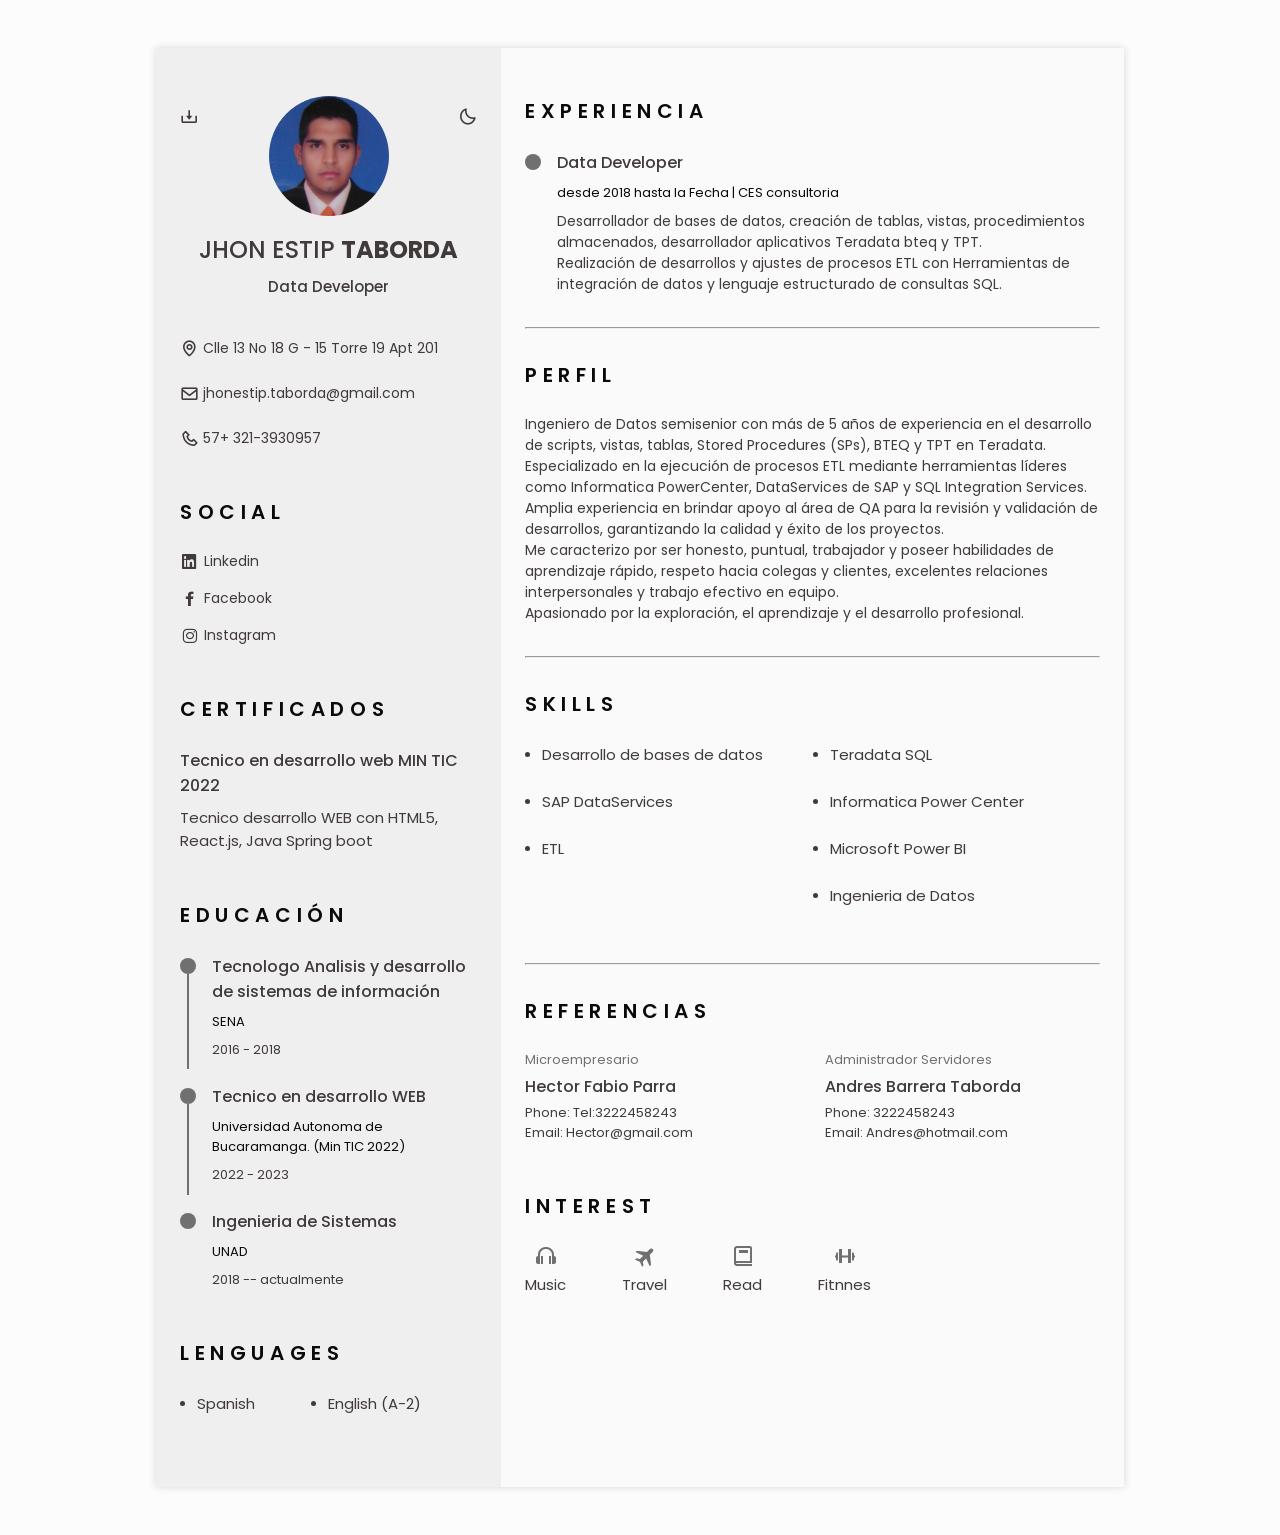
<file: index.html>
<!DOCTYPE html>
<html lang="en">
<head>
    <meta charset="UTF-8">
    <meta http-equiv="X-UA-Compatible" content="IE=edge">
    <meta name="viewport" content="width=device-width, initial-scale=1.0">
    <link rel="stylesheet" href="css/stilos.css">
    <link rel="stylesheet" href="https://cdn.jsdelivr.net/npm/boxicons@latest/css/boxicons.min.css">
    <title>Document</title>
</head>
<body>
    <!--========HEADER========-->
    <header class="l-header" id="header">
        <nav class="nav bd-container">
            <a href="#" class="nav__logo">Jhon Taborda</a>
            <div class="nav__menu" id="nav-menu">
                <ul class="nav__list">
                    <li class="nav__item">
                        <a href="#home" class="nav__link active-link">
                            <i class='bx bx-home nav__icon' ></i>Home
                        </a>
                    </li>
                    <li class="nav__item">
                        <a href="#profile" class="nav__link">
                            <i class='bx bx-user nav__icon'></i>Profile
                        </a>
                    </li>
                    <li class="nav__item">
                        <a href="#education" class="nav__link">
                            <i class='bx bx-book nav__icon' ></i>Educación
                        </a>
                    </li>
                    <li class="nav__item">
                        <a href="#skills" class="nav__link">
                            <i class='bx bx-receipt nav__icon' ></i>Skills
                        </a>
                    </li>
                    <li class="nav__item">
                        <a href="#experience" class="nav__link">
                            <i class='bx bx-briefcase-alt nav__icon' ></i>Experiencia
                        </a>
                    </li>
                    <li class="nav__item">
                        <a href="#certificates" class="nav__link">
                            <i class='bx bx-award nav__icon' ></i>Certificados
                        </a>
                    </li>
                    <li class="nav__item">
                        <a href="#references" class="nav__link">
                            <i class='bx bx-link-external nav__icon' ></i>Referencias
                        </a>
                    </li>
                </ul>
            </div>
            <div class="nav__toggle" id="nav-toggle">
                <i class='bx bx-grid-alt' ></i>
            </div>
        </nav>
    </header>

    <main class="l-main bd-container">
        <!--All elements within this div, is generated in pdf -->
        <div>
            <div class="resume" id="area-cv">
                <div class="resume__left">
                    <!--=====HOME=====-->
                    <section class="home" id="home">
                        <div class="home__container section bd-grid">
                            <div class="home__data bd-grid">
                                <img src="img/foto_jhon.png" alt="" class="home__img">
                                <h1 class="home__title">JHON ESTIP <b>TABORDA</b></h1>
                                <h3 class="home__profession">Data Developer</h3>

                                <!--====Button to download your cv saved in the pdf folder. avaliable====-->
                                <div>
                                    <a download="" href="pdf/HojaDeVida_JhonTaborda.pdf" class="home__button-movil">Download</a>
                                </div>
                            </div>
                            <div class="home_address bd-grid">
                                <span class="home__information">
                                    <i class="bx bx-map home__icon"></i>Clle 13 No 18 G - 15 Torre 19 Apt 201
                                </span>
                                <span class="home__information">
                                    <i class="bx bx-envelope home__icon"></i>jhonestip.taborda@gmail.com
                                </span>
                                <span class="home__information">
                                    <i class="bx bx-phone home__icon"></i>57+ 321-3930957
                                </span>
                            </div>
                        </div>
                        <!-- theme change button -->
                        <i class='bx bx-moon change-theme' title="Theme" id="theme-button"></i>

                        <!-- Button to generate and download the pdf. avaliable for desktop -->
                        <i class='bx bx-download generate-pdf' title="Generate PDF" id="resume-button"></i>
                    </section>
                    <!-- =======SOCIAL======= -->
                    <section class="social section">
                        <h2 class="section-title">SOCIAL</h2>
                        <div class="social__container bd-grid">
                            <a _target="blank"  href="https://www.linkedin.com/in/jhonestip-taborda/" class="social__link">
                                <i class="bx bxl-linkedin-square social__icon"></i>Linkedin
                            </a>
                            <a _target="blank" href="www.facebook.com" class="social__link">
                                <i class="bx bxl-facebook social__icon"></i>Facebook
                            </a>
                            <a _target="blank" href="https://www.instagram.com/jhonestip.taborda/" class="social__link">
                                <i class="bx bxl-instagram social__icon"></i>Instagram
                            </a>
                        </div>
                    </section>
                    <!-- =======PROFILE======= -->
                    <section class="certificate section" id="certificates">
                        <h2 class="section-title">Certificados</h2>

                        <div class="certificate__container bd-grid">
                            <div class="certificate__content">
                                <h3 class="certificate__title">Tecnico en desarrollo web MIN TIC 2022</h3>
                                <p>Tecnico desarrollo WEB con HTML5, React.js, Java Spring boot</p>
                            </div>
                        </div>
                    </section>
                    <!-- =======EDUCATION======= -->
                    <section class="education section" id="education">
                        <h2 class="section-title">Educación</h2>

                        <div class="education__container bd-grid">
                            <div class="education__content">
                                <div class="education__time">
                                    <span class="education__rounder"></span>
                                    <span class="education__line"></span>
                                </div>
                                <div class="education__data bd-grid">
                                    <h3 class="education__title">Tecnologo Analisis y desarrollo de sistemas de información</h3>
                                    <span class="education__studies">SENA</span>
                                    <span class="education__year">2016 - 2018</span>
                                </div>
                            </div>
                            <div class="education__content">
                                <div class="education__time">
                                    <span class="education__rounder"></span>
                                    <span class="education__line"></span>
                                </div>
                                <div class="education__data bd-grid">
                                    <h3 class="education__title">Tecnico en desarrollo WEB</h3>
                                    <span class="education__studies">Universidad Autonoma de Bucaramanga. (Min TIC 2022)</span>
                                    <span class="education__year">2022 - 2023</span>
                                </div>
                            </div>
                            <div class="education__content">
                                <div class="education__time">
                                    <span class="education__rounder"></span>
                                    <!--<span class="education__line"></span>-->
                                </div>
                                <br>
                                <br>
                                <div class="education__data bd-grid">
                                    <h3 class="education__title">Ingenieria de Sistemas</h3>
                                    <span class="education__studies">UNAD</span>
                                    <span class="education__year">2018 -- actualmente</span>
                                </div>
                            </div>
                        </div>
                    </section>

                    <!--====Languages====-->
                    <section class="languages section" id="languajes">
                        <h2 class="section-title">Lenguages</h2>

                        <div class="languages__container">
                            <ul class="languages__content bd-grid">
                                <li class="languages__name">
                                    <span class="languages__circle"></span>Spanish
                                </li>
                                <li class="languages__name">
                                    <span class="languages__circle"></span>English (A-2)
                                </li>
                            </ul>
                        </div>
                    </section>
                    
                </div>
                <div class="resume__right">
                    <!--====EXPERINCE====-->
                    <section class="experience section" id="experience">
                        <h2 class="section-title">Experiencia</h2>

                        <div class="experience__container bd-grid">
                            <div class="experience__content">
                                <div class="experience__time">
                                    <span class="experience__rounder"></span>
                                    <span class="experience__line"></span>
                                </div>

                                <div class="experience__data bd-grid">
                                    <h3 class="experience__title">Data Developer</h3>
                                    <span class="experience__company">desde 2018 hasta la Fecha | CES consultoria</span>
                                    <p class="experience__descripcion" style="font-size: 14px;">Desarrollador de bases de datos, creación de tablas, vistas, procedimientos almacenados, 
                                        desarrollador aplicativos Teradata bteq y TPT. <br>
                                        Realización de desarrollos y ajustes de procesos ETL con Herramientas de integración de datos y lenguaje estructurado de consultas SQL.<br>
                                         </p>
                                </div>
                            </div>
                        </div>
                    </section>
                    <hr>
                    <!--====CERTIFICATES====-->
                    <section class="profile section" id="profile">
                        <h2 class="section-title">Perfil</h2>
                        <p class="profile__description"> Ingeniero de Datos semisenior con más de 5 años de experiencia en el desarrollo de scripts, vistas, tablas, Stored Procedures (SPs), BTEQ y TPT en Teradata. <br>
                            Especializado en la ejecución de procesos ETL mediante herramientas líderes como Informatica PowerCenter, DataServices de SAP y SQL Integration Services. <br>
                            Amplia experiencia en brindar apoyo al área de QA para la revisión y validación de desarrollos, garantizando la calidad y éxito de los proyectos. <br>
                            Me caracterizo por ser honesto, puntual, trabajador y poseer habilidades de aprendizaje rápido, respeto hacia colegas y clientes, excelentes relaciones interpersonales y trabajo efectivo en equipo. <br>
                            Apasionado por la exploración, el aprendizaje y el desarrollo profesional. <br>
                            </p>
                    </section>
                    <hr>
                    <!-- =======SKILLS =======-->
                    <section class="skills section" id="skills">
                        <h2 class="section-title">Skills</h2>
                        <div class="skills__content bd-grid">
                            <ul class="skills_data">
                                <li class="skills__name">
                                    <span class="skills__circle"></span> Desarrollo de bases de datos
                                </li>
                                <li class="skills__name">
                                    <span class="skills__circle"></span> SAP DataServices
                                </li>
                                <li class="skills__name">
                                    <span class="skills__circle"></span> ETL
                                </li>
                            </ul>
    
                            <ul class="skills_data">
                                <li class="skills__name">
                                    <span class="skills__circle"></span> Teradata SQL
                                </li>
                                <li class="skills__name">
                                    <span class="skills__circle"></span> Informatica Power Center
                                </li>
                                <li class="skills__name">
                                    <span class="skills__circle"></span> Microsoft Power BI
                                </li>
                                <li class="skills__name">
                                    <span class="skills__circle"></span> Ingenieria de Datos
                                </li>
                            </ul>
                        </div>
                    </section>
                    <hr>
                    <!--====References====-->
                    <section class="references section" id="references">
                        <h2 class="section-title">Referencias</h2>
                        <div class="references__container bd-grid">
                            <div class="references__content bd-grid">
                                <span class="references__subtitle">Microempresario</span>
                                <h3 class="references__title">Hector Fabio Parra</h3>
                                <ul class="references__contact">
                                    <li>Phone: Tel:3222458243</li>
                                    <li>Email: Hector@gmail.com</li>
                                </ul>
                            </div>
                            <div class="references__content bd-grid">
                                <span class="references__subtitle">Administrador Servidores</span>
                                <h3 class="references__title">Andres Barrera Taborda</h3>
                                <ul class="references__contact">
                                    <li>Phone: 3222458243</li>
                                    <li>Email: Andres@hotmail.com</li>
                                </ul>
                            </div>
                        </div>
                    </section>
                    
                    <!--====Interest====-->
                    <section class="interest section">
                        <h2 class="section-title">Interest</h2>

                        <div class="interest__container bd-grid">
                            <div class="interest__content">
                                <i class="bx bx-headphone interest__icon"></i>
                                <span class="interest__name">Music</span>
                            </div>
                            <div class="interest__content">
                                <i class="bx bxs-plane-alt interest__icon"></i>
                                <span class="interest__name">Travel</span>
                            </div>
                            <div class="interest__content">
                                <i class="bx bx-book interest__icon"></i>
                                <span class="interest__name">Read</span>
                            </div>
                            <div class="interest__content">
                                <i class="bx bx-dumbbell interest__icon"></i>
                                <span class="interest__name">Fitnnes</span>
                            </div>
                        </div>
                    </section>
                    
                </div>
            </div>
        </div>
    </main>
    <!--Scroll TOP-->
    <a href="#" class="scrolltop" id="scroll-top">
        <i class="bx bx-up-arrow-alt scrolltop__icon"></i>
    </a>
    
    
    <script src="js/main.js"></script>
    <script src="js/html2pdf.bundle.min.js"></script>
</body>
</html>
</file>
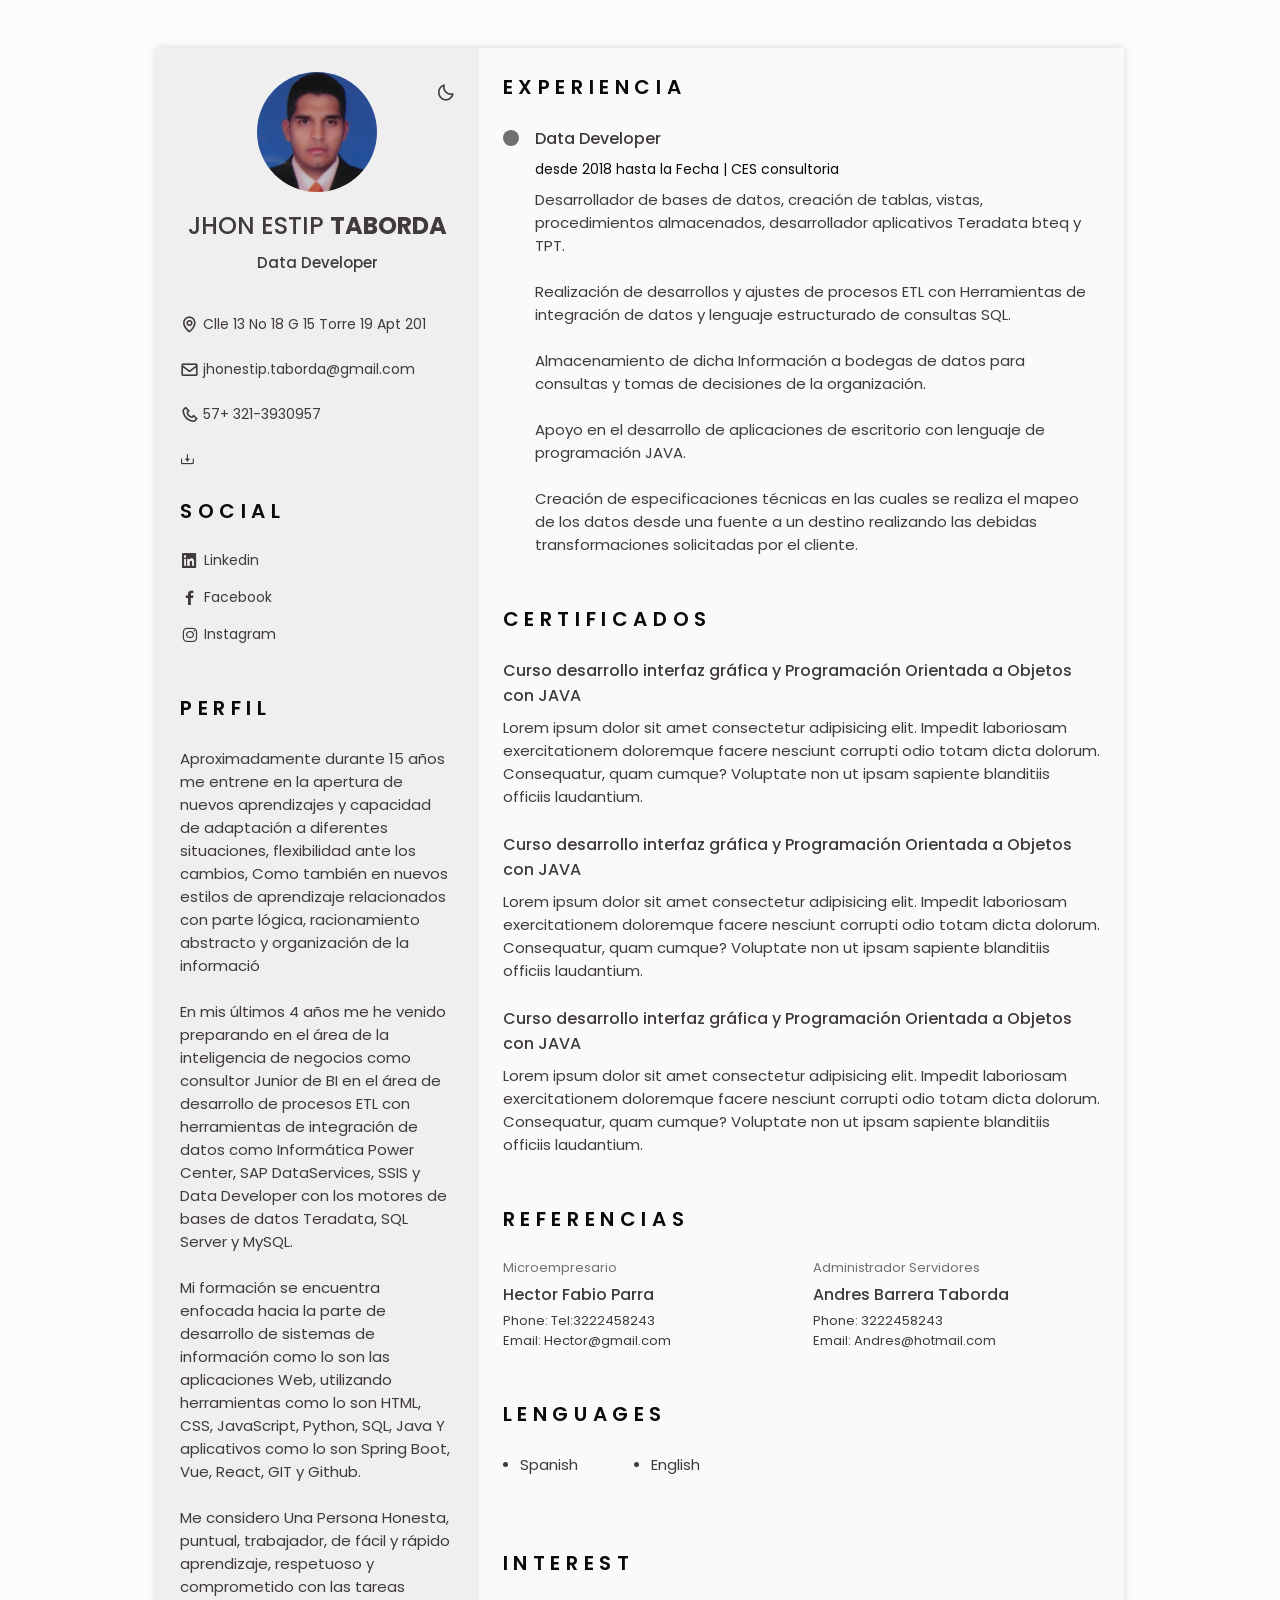
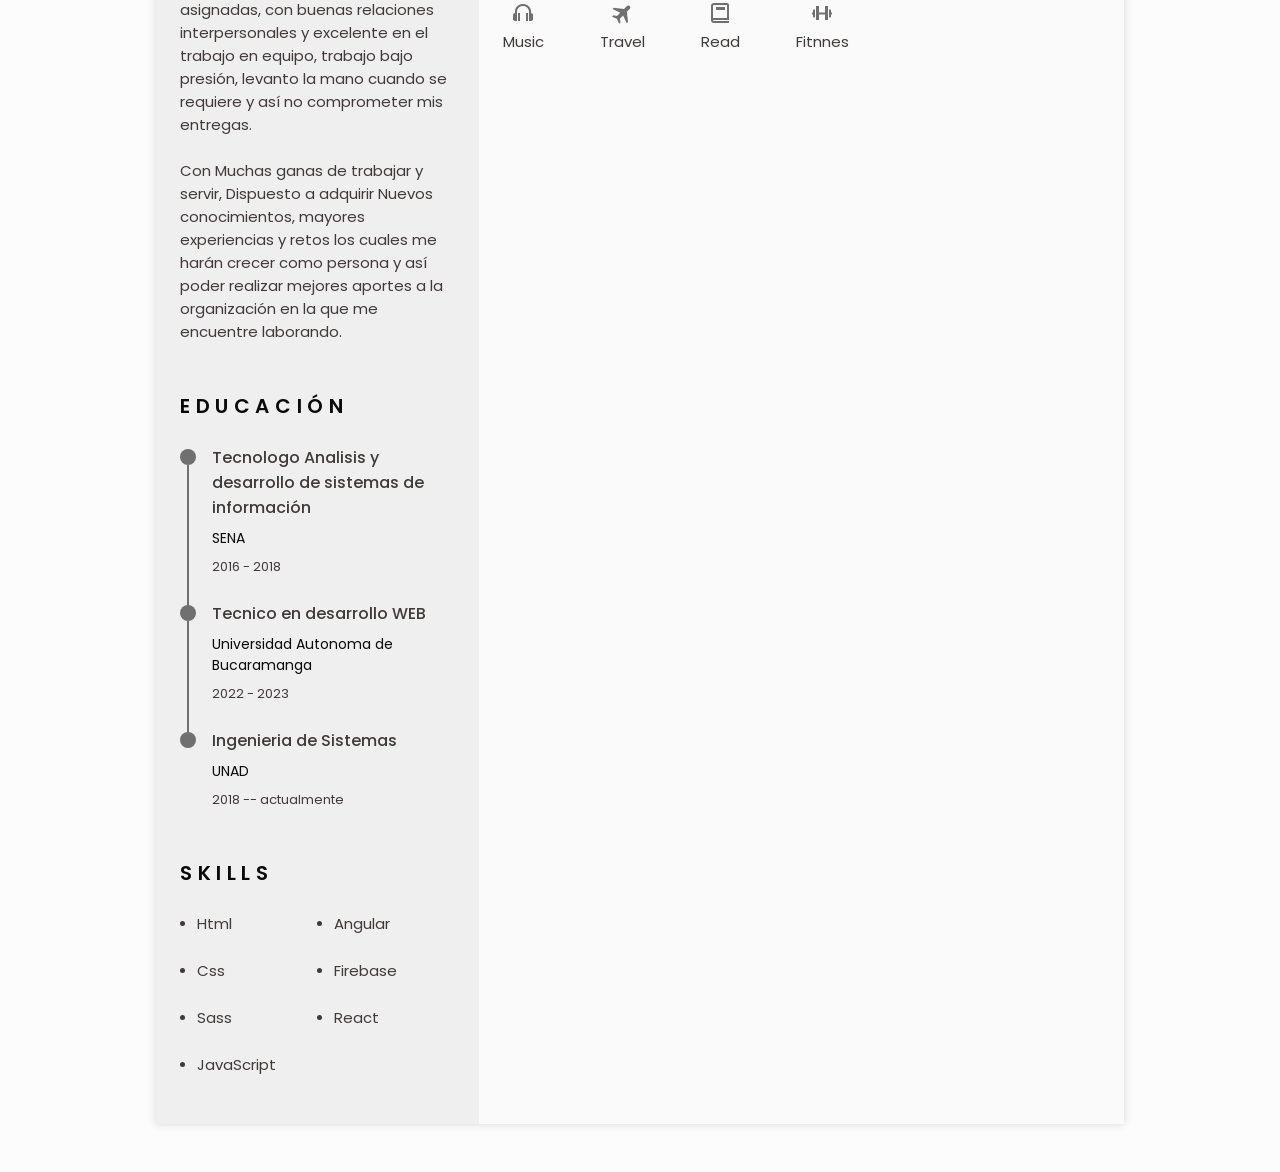
<file: CV_Jhon_Taborda/index.html>
<!DOCTYPE html>
<html lang="en">
<head>
    <meta charset="UTF-8">
    <meta http-equiv="X-UA-Compatible" content="IE=edge">
    <meta name="viewport" content="width=device-width, initial-scale=1.0">
    <link rel="stylesheet" href="css/stilos.css">
    <link rel="stylesheet" href="https://cdn.jsdelivr.net/npm/boxicons@latest/css/boxicons.min.css">
    <title>Document</title>
</head>
<body>
    <!--========HEADER========-->
    <header class="l-header" id="header">
        <nav class="nav bd-container">
            <a href="#" class="nav__logo">Smith</a>
            <div class="nav__menu" id="nav-menu">
                <ul class="nav__list">
                    <li class="nav__item">
                        <a href="#home" class="nav__link active-link">
                            <i class='bx bx-home nav__icon' ></i>Home
                        </a>
                    </li>
                    <li class="nav__item">
                        <a href="#profile" class="nav__link">
                            <i class='bx bx-user nav__icon'></i>Profile
                        </a>
                    </li>
                    <li class="nav__item">
                        <a href="#education" class="nav__link">
                            <i class='bx bx-book nav__icon' ></i>Educación
                        </a>
                    </li>
                    <li class="nav__item">
                        <a href="#skills" class="nav__link">
                            <i class='bx bx-receipt nav__icon' ></i>Skills
                        </a>
                    </li>
                    <li class="nav__item">
                        <a href="#experience" class="nav__link">
                            <i class='bx bx-briefcase-alt nav__icon' ></i>Experiencia
                        </a>
                    </li>
                    <li class="nav__item">
                        <a href="#certificates" class="nav__link">
                            <i class='bx bx-award nav__icon' ></i>Certificados
                        </a>
                    </li>
                    <li class="nav__item">
                        <a href="#references" class="nav__link">
                            <i class='bx bx-link-external nav__icon' ></i>Referencias
                        </a>
                    </li>
                </ul>
            </div>
            <div class="nav__toggle" id="nav-toggle">
                <i class='bx bx-grid-alt' ></i>
            </div>
        </nav>
    </header>

    <main class="l-main bd-container">
        <!--All elements within this div, is generated in pdf -->
        <div>
            <div class="resume">
                <div class="resume__left">
                    <!--=====HOME=====-->
                    <section class="home" id="home">
                        <div class="home__container section bd-grid">
                            <div class="home__data bd-grid">
                                <img src="img/foto_jhon.png" alt="" class="home__img">
                                <h1 class="home__title">JHON ESTIP <b>TABORDA</b></h1>
                                <h3 class="home__profession">Data Developer</h3>

                                <!--====Button to download your cv saved in the pdf folder. avaliable====-->
                                <div>
                                    <a download="" href="pdf/HojaDeVida_JhonTaborda.pdf" class="home__button-movil">Download</a>
                                </div>
                            </div>
                            <div class="home_address bd-grid">
                                <span class="home__information">
                                    <i class="bx bx-map home__icon"></i>Clle 13 No 18 G 15 Torre 19 Apt 201
                                </span>
                                <span class="home__information">
                                    <i class="bx bx-envelope home__icon"></i>jhonestip.taborda@gmail.com
                                </span>
                                <span class="home__information">
                                    <i class="bx bx-phone home__icon"></i>57+ 321-3930957
                                </span>
                            </div>
                        </div>
                        <!-- theme change button -->
                        <i class='bx bx-moon change-theme' title="Theme" id="theme-button"></i>

                        <!-- Button to generate and download the pdf. avaliable for desktop -->
                        <i class='bx bx-download generate-pdf' ></i>
                    </section>
                    
                    

                    <!-- =======SOCIAL======= -->
                    <section class="social section">
                        <h2 class="section-title">SOCIAL</h2>
                        <div class="social__container bd-grid">
                            <a _target="blank"  href="https://www.linkedin.com/in/jhonestip-taborda/" class="social__link">
                                <i class="bx bxl-linkedin-square social__icon"></i>Linkedin
                            </a>
                            <a _target="blank" href="www.facebook.com" class="social__link">
                                <i class="bx bxl-facebook social__icon"></i>Facebook
                            </a>
                            <a _target="blank" href="https://www.instagram.com/jhonestip.taborda/" class="social__link">
                                <i class="bx bxl-instagram social__icon"></i>Instagram
                            </a>
                        </div>
                    </section>
                    <!-- =======PROFILE======= -->
                    <section class="profile section" id="profile">
                        <h2 class="section-title">Perfil</h2>
                        <p class="profile__description">Aproximadamente durante 15 años me entrene en la apertura de nuevos aprendizajes y capacidad de adaptación a diferentes situaciones, flexibilidad ante los cambios, Como también en nuevos estilos de aprendizaje relacionados con parte lógica, racionamiento abstracto y organización de la informació<br></br>
                            En mis últimos 4 años me he venido preparando en el área de la inteligencia de negocios como consultor Junior de BI en el área de desarrollo de procesos ETL con herramientas de integración de datos como Informática Power Center, SAP DataServices, SSIS y Data Developer con los motores de bases de datos Teradata, SQL Server y MySQL.<br></br>
                            Mi formación se encuentra enfocada hacia la parte de desarrollo de sistemas de información como lo son las aplicaciones Web, utilizando herramientas como lo son HTML, CSS, JavaScript, Python, SQL, Java Y aplicativos como lo son Spring Boot, Vue, React, GIT y Github.<br></br>
                            Me considero Una Persona Honesta, puntual, trabajador, de fácil y rápido aprendizaje, respetuoso y comprometido con las tareas asignadas, con buenas relaciones interpersonales y excelente en el trabajo en equipo, trabajo bajo presión, levanto la mano cuando se requiere y así no comprometer mis entregas.<br></br>
                            Con Muchas ganas de trabajar y servir, Dispuesto a adquirir Nuevos conocimientos, mayores experiencias y retos los cuales me harán crecer como persona y así poder realizar mejores aportes a la organización en la que me encuentre laborando.
                            </p>
                    </section>
                    <!-- =======EDUCATION======= -->
                    <section class="education section" id="education">
                        <h2 class="section-title">Educación</h2>

                        <div class="education__container bd-grid">
                            <div class="education__content">
                                <div class="education__time">
                                    <span class="education__rounder"></span>
                                    <span class="education__line"></span>
                                </div>
                                <div class="education__data bd-grid">
                                    <h3 class="education__title">Tecnologo Analisis y desarrollo de sistemas de información</h3>
                                    <span class="education__studies">SENA</span>
                                    <span class="education__year">2016 - 2018</span>
                                </div>
                            </div>
                            <div class="education__content">
                                <div class="education__time">
                                    <span class="education__rounder"></span>
                                    <span class="education__line"></span>
                                </div>
                                <div class="education__data bd-grid">
                                    <h3 class="education__title">Tecnico en desarrollo WEB</h3>
                                    <span class="education__studies">Universidad Autonoma de Bucaramanga</span>
                                    <span class="education__year">2022 - 2023</span>
                                </div>
                            </div>
                            <div class="education__content">
                                <div class="education__time">
                                    <span class="education__rounder"></span>
                                    <!--<span class="education__line"></span>-->
                                </div>
                                <div class="education__data bd-grid">
                                    <h3 class="education__title">Ingenieria de Sistemas</h3>
                                    <span class="education__studies">UNAD</span>
                                    <span class="education__year">2018 -- actualmente</span>
                                </div>
                            </div>
                        </div>
                    </section>
                    <!-- =======SKILLS =======-->
                    <section class="skills section" id="skills">
                        <h2 class="section-title">Skills</h2>
                        <div class="skills__content bd-grid">
                            <ul class="skills_data">
                                <li class="skills__name">
                                    <span class="skills__circle"></span> Html
                                </li>
                                <li class="skills__name">
                                    <span class="skills__circle"></span> Css
                                </li>
                                <li class="skills__name">
                                    <span class="skills__circle"></span> Sass
                                </li>
                                <li class="skills__name">
                                    <span class="skills__circle"></span> JavaScript
                                </li>
                            </ul>
    
                            <ul class="skills_data">
                                <li class="skills__name">
                                    <span class="skills__circle"></span> Angular
                                </li>
                                <li class="skills__name">
                                    <span class="skills__circle"></span> Firebase
                                </li>
                                <li class="skills__name">
                                    <span class="skills__circle"></span> React
                                </li>
                            </ul>
                        </div>
                    </section>
                </div>
                <div class="resume__right">
                    <!--====EXPERINCE====-->
                    <section class="experience section" id="experience">
                        <h2 class="section-title">Experiencia</h2>

                        <div class="experience__container bd-grid">
                            <div class="experience__content">
                                <div class="experience__time">
                                    <span class="experience__rounder"></span>
                                    <span class="experience__line"></span>
                                </div>

                                <div class="experience__data bd-grid">
                                    <h3 class="experience__title">Data Developer</h3>
                                    <span class="experience__company">desde 2018 hasta la Fecha | CES consultoria</span>
                                    <p class="experience__descripcion">Desarrollador de bases de datos, creación de tablas, vistas, procedimientos almacenados, desarrollador aplicativos Teradata bteq y TPT. <br><br/>
                                        Realización de desarrollos y ajustes de procesos ETL con Herramientas de integración de datos y lenguaje estructurado de consultas SQL.<br><br/>
                                        Almacenamiento de dicha Información a bodegas de datos para consultas y tomas de decisiones de la organización.<br><br/>
                                        Apoyo en el desarrollo de aplicaciones de escritorio con lenguaje de programación JAVA.<br><br/>
                                        Creación de especificaciones técnicas en las cuales se realiza el mapeo de los datos desde una fuente a un destino realizando las debidas transformaciones solicitadas por el cliente.
                                        </p>
                                </div>
                            </div>
                        </div>
                    </section>
                    <!--====CERTIFICATES====-->
                    <section class="certificate section" id="certificates">
                        <h2 class="section-title">Certificados</h2>

                        <div class="certificate__container bd-grid">
                            <div class="certificate__content">
                                <h3 class="certificate__title">Curso desarrollo interfaz gráfica y Programación Orientada a Objetos con JAVA</h3>
                                <p>Lorem ipsum dolor sit amet consectetur adipisicing elit. Impedit laboriosam exercitationem doloremque facere nesciunt corrupti odio totam dicta dolorum. Consequatur, quam cumque? Voluptate non ut ipsam sapiente blanditiis officiis laudantium.</p>
                            </div>
                            <div class="certificate__content">
                                <h3 class="certificate__title">Curso desarrollo interfaz gráfica y Programación Orientada a Objetos con JAVA</h3>
                                <p>Lorem ipsum dolor sit amet consectetur adipisicing elit. Impedit laboriosam exercitationem doloremque facere nesciunt corrupti odio totam dicta dolorum. Consequatur, quam cumque? Voluptate non ut ipsam sapiente blanditiis officiis laudantium.</p>
                            </div>
                            <div class="certificate__content">
                                <h3 class="certificate__title">Curso desarrollo interfaz gráfica y Programación Orientada a Objetos con JAVA</h3>
                                <p>Lorem ipsum dolor sit amet consectetur adipisicing elit. Impedit laboriosam exercitationem doloremque facere nesciunt corrupti odio totam dicta dolorum. Consequatur, quam cumque? Voluptate non ut ipsam sapiente blanditiis officiis laudantium.</p>
                            </div>
                        </div>
                    </section>
                    <!--====References====-->
                    <section class="references section" id="references">
                        <h2 class="section-title">Referencias</h2>
                        <div class="references__container bd-grid">
                            <div class="references__content bd-grid">
                                <span class="references__subtitle">Microempresario</span>
                                <h3 class="references__title">Hector Fabio Parra</h3>
                                <ul class="references__contact">
                                    <li>Phone: Tel:3222458243</li>
                                    <li>Email: Hector@gmail.com</li>
                                </ul>
                            </div>
                            <div class="references__content bd-grid">
                                <span class="references__subtitle">Administrador Servidores</span>
                                <h3 class="references__title">Andres Barrera Taborda</h3>
                                <ul class="references__contact">
                                    <li>Phone: 3222458243</li>
                                    <li>Email: Andres@hotmail.com</li>
                                </ul>
                            </div>
                        </div>
                    </section>
                    <!--====Languages====-->
                    <section class="languages section" id="languajes">
                        <h2 class="section-title">Lenguages</h2>

                        <div class="languages__container">
                            <ul class="languages__content bd-grid">
                                <li class="languages__name">
                                    <span class="languages__circle"></span>Spanish
                                </li>
                                <li class="languages__name">
                                    <span class="languages__circle"></span>English
                                </li>
                            </ul>
                        </div>
                    </section>
                    <!--====Interest====-->
                    <section class="interest section">
                        <h2 class="section-title">Interest</h2>

                        <div class="interest__container bd-grid">
                            <div class="interest__content">
                                <i class="bx bx-headphone interest__icon"></i>
                                <span class="interest__name">Music</span>
                            </div>
                            <div class="interest__content">
                                <i class="bx bxs-plane-alt interest__icon"></i>
                                <span class="interest__name">Travel</span>
                            </div>
                            <div class="interest__content">
                                <i class="bx bx-book interest__icon"></i>
                                <span class="interest__name">Read</span>
                            </div>
                            <div class="interest__content">
                                <i class="bx bx-dumbbell interest__icon"></i>
                                <span class="interest__name">Fitnnes</span>
                            </div>
                        </div>
                    </section>
                    
                </div>
            </div>
        </div>
    </main>
    <!--Scroll TOP-->
    <a href="#" class="scrolltop" id="scroll-top">
        <i class="bx bx-up-arrow-alt scrolltop__icon"></i>
    </a>
    
    <script src="js/main.js"></script>
</body>
</html>
</file>
<file: css/stilos.css>
/*======Google fonts=======*/
@import url('https://fonts.googleapis.com/css2?family=Poppins:wght@400;500;600&display=swap');

/*====variables CSS=====*/
:root{
--header-height:3rem;

/*====colors====*/
--title-color:#0b0a0a;
--text-color:#403a3a;
--text-color-light:#707070;
--container-color:#fafafa;
--container-color-alt:#f0efef;
--body-color:#fcfcfc;

/*====font and typography====*/
--body-font:'Poppins', sans-serif;
--h1-font-size:1.5rem;
--h2-font-size:1.25rem;
--h3-font-size:1rem;
--normal-font-size:.938rem;
--small-font-size:.875rem;
--smaller-font-size:.813rem;

/*====font weight====*/
--font-medium:500;
--font-semi-bold:600;

/*====margenes====*/
--mb-1:.5rem;
--mb-2:1rem;
--mb-3:1.5rem;

/*====Z index====*/
--z-tooltip:10;
--z-fixed:100;
}
/*====BASE====*/
*,::before,::after{
    box-sizing: border-box;
}

html{
    scroll-behavior: smooth;
}
/*=====Variables Dark Theme=====*/
body.dark-theme{
--title-color:#f2f2f2;
--text-color:#bfbfbf;
--container-color:#212121;
--container-color-alt:#181616;
--body-color:#2b2b2b;
}
/*=====Button Dark/Light=====*/
.change-theme{
    position: absolute;
    right: 0;
    top: 2.2rem;
    display: flex;
    color: var(--text-color);
    font-size: 1.2rem;
    cursor: pointer;
}

.change-theme:hover{
    color: var(--title-color);
}
/*=====Font size variables to scale cv=====*/
body.scale-cv{
--h1-font-size:.938rem;
--h2-font-size:.938rem;
--h3-font-size:.875rem;
--normal-font-size:.813rem;
--small-font-size:.75rem;
--smaller-font-size:.688rem;
}

/*=====generate PDF button =====*/
.generate-pdf{
    display: none;
    position: absolute;
    top: 2.2rem;
    left: 0;
    font-size: 1.2rem;
    color: var(--text-color);
    cursor: pointer;
}

.generate-pdf:hover{
    color: var(--title-color);
}

/*=====classes midified to reduce size and print on A4 sheet========*/
.scale-cv .change-theme,
.scale-cv .generate-pdf{
    display: none;
}

.scale-cv .bd-container{
    max-width: 595px;
}

.scale-cv .section{
    padding: 1.5rem 0 .80rem;
}

.scale-cv .section-title{
    margin-bottom: .75rem;
}

.scale-cv .resume__left,
.scale-cv .resume__right{
    padding: 0 1rem;
}

.scale-cv .home__img{
    width: 90px;
    height: 90px;
}

.scale-cv .home__container{
    gap: 1.5rem;
}

.scale-cv .home__data{
    gap: .25rem;
}

.scale-cv .home__address,
.scale-cv .social__container{
    gap: .75rem;
}

.scale-cv .home__icon,
.scale-cv .social__icon,
.scale-cv .interest__icon{
    font-size: 1rem;
}

.scale-cv .education__container,
.scale-cv .experience__container,
.scale-cv .certificate__container{
    font-size: 1rem;
}

.scale-cv .education__time,
.scale-cv .experience__time{
    padding-right: .5rem;
}

.scale-cv .education__rounder,
.scale-cv .experience__rounder{
    width: 11px;
    height: 11px;
    margin-bottom: .22rem;
}

.scale-cv .education__line,
.scale-cv .experience__line{
    width: 1px;
    height: 90%;
    transform: translate(5px, 0);
}
.scale-cv .education__data,
.scale-cv .experience__data{
    gap: .25rem;
}

.scale-cv .skills__name{
    margin-bottom: var(--mb-1);
}

.scale-cv .interest__container{
    column-gap:  2.5rem;
}

body{
    margin: 0 0 var(--header-height) 0;
    padding: 0;
    font-family: var(--body-font);
    font-size: var(--normal-font-size);
    background-color: var(--body-color);
    color: var(--text-color);
}

h1,h2,h3,ul,p{
    margin: 0;
}

h1, h2, h3{
    color: var(--text-color);
    font-weight: var(--font-medium);
}

ul{
    padding: 0;
    list-style: none;
}

a{
    text-decoration: none;
}

img{
    max-width: 100%;
    height: auto;
}

/*=====class CSS=====*/
.section{
    padding: 1.5rem 0;
}

.section-title{
    font-size: var(--h2-font-size);
    color: var(--title-color);
    font-weight: var(--font-semi-bold);
    text-transform: uppercase;
    letter-spacing: .35rem;
    text-align: center;
    margin-bottom: var(--mb-3);
}

/*=====LAYOUT=====*/
.bd-container{
    max-width: 968px;
    width: calc(100%-3rem);
    margin-left: var(--mb-3);
    margin-right: var(--mb-3);
}

.bd-grid{
    display: grid;
    gap: 1.5rem;
}

.l-header{
    width: 100%;
    position: fixed;
    bottom: 0;
    left: 0;
    z-index: var(--z-fixed);
    background-color: var(--body-color);
    box-shadow: 0 -1px 4px rgba(0, 0, 0, 1);
}

/*=====NAV=====*/
.nav{
    height: var(--header-height);
    display: flex;
    justify-content: space-between;
    align-items: center;
}

@media screen and (max-width:968px) {
    .nav__menu{
        position: fixed;
        bottom: -100%;
        left: 0;
        width: 100%;
        padding: 2rem 1.5rem;
        background-color: var(--body-color);
        box-shadow: 0 1px 4px rgba(0,0,0,1);
        border-radius: 1rem 1rem 0 0;
        z-index: var(--z-fixed);
        transition: .3s;
    }

}

.nav__logo,
.nav__toggle{
    color: var(--title-color);
    font-weight: var(--font-medium);
}

.nav__toggle{
    font-size: 1.2rem;
    cursor: pointer;
}

.nav__item{
    text-align: center;
}

.nav__list{
    display: grid;
    grid-template-columns: repeat(3, 1fr);
    gap: 2rem;
}

.nav__link{
    display: flex;
    flex-direction: column;
    font-size: var(--smaller-font-size);
    color: var(--text-color-light);
    font-weight: var(--font-medium);
}

.nav__link:hover{
    color: var(--title-color);
}

.nav__icon{
    font-size: 1.2rem;
    margin-bottom: var(--mb-1);
}

/* Show menu */
.show-menu{
    bottom: var(--header-height);
}

/* Active menu link*/
.active-link{
   color: var(--title-color); 
}

/*=====HOME=====*/
.home{
    position: relative;
}

.home__container{
    gap: 3rem;
}

.home__data{
    gap: .5rem;
    text-align: center;
}

.home__img{
    width: 120px;
    height: 120px;
    border-radius: 50%;
    justify-self: center;
    margin-bottom: var(--mb-1);
}

.home__title{
    font-size: var(--h1-font-size);
}

.home__profession{
    font-size: var(--normal-font-size);
    margin-bottom: var(--mb-1);
}

.home__address{
    gap: 1rem;
}

.home__information{
    display: flex;
    align-items: center;
    font-size: var(--small-font-size);
}

.home__icon{
    font-size: 1.2rem;
    margin-right: .25rem;
}

.home__button-movil{
    display: inline-block;
    border: 2px solid var(--text-color);
    padding: 1rem 2rem;
    border-radius: .25rem;
    transition: .3s;
    font-weight: var(--font-medium);
    margin-top: var(--mb-3);
}

.home__button-movil:hover{
    background-color: var(--text-color);
    color: var(--container-color);
}

/*=======SOCIAL=======*/
.social__container{
    grid-template-columns: max-content;
    gap: 1rem;
}

.social__link{
   display: inline-flex;
   align-items: center;
   font-size: var(--small-font-size);
   color: var(--text-color); 
}

.social__link:hover{
    color: var(--title-color);
}

.social__icon{
    font-size: 1.2rem;
    margin-right: .29rem;
}

/*=========PROFILE=======*/
.profile__description{
    text-align: center;
    font-size: 14px;
}

/*=========EDUCACION=======*/
.education__content,
.experience__content{
    display: flex;
}
.education__time,
.experience__time{
    padding-right: 1rem;
}

.education__rounder,
.experience__rounder{
    position: relative;
    display: block;
    width: 16px;
    height: 16px;
    background-color: var(--text-color-light);
    border-radius: 50%;
    margin-top: .25rem;
}

.education__line
/*.experience__line*/{
    display: block;
    width: 2px;
    height: 90%;
    background-color: var(--text-color-light);
    transform: translate(7px, 0);
}

.education__data,
.experience__data{
    gap: .5rem;
}

.education__title,
.experience__title{
    font-size: var(--h3-font-size);
}

.education__studies,
.experience__company{
    font-size: var(--smaller-font-size);
    color: var(--title-color);
}

.education__year{
    font-size: var(--smaller-font-size);
}

/*=========Skills and languages=======*/
.skills__content,
.languages__content
{
    grid-template-columns: repeat(2, 1fr);
}

.skills__content{
    gap: 0;
}

.skills__name,
.languages__name
{
    display: flex;
    align-items: center;
    margin-bottom: var(--mb-3);
}

.skills__circle,
.languages__circle{
    display: inline-block;
    width: 5px;
    height: 5px;
    background-color: var(--text-color);
    border-radius: 50%;
    margin-right: .75rem;
}

/*=====CERTIFICADOS====*/
.certificate__title{
    font-size: var(--h3-font-size);
    margin-bottom: var(--mb-1);
}

/*=====REFERENCES====*/
.references__content{
    gap: .25rem
}

.references__subtitle{
    color: var(--text-color-light);
}

.references__subtitle,
.references__contact{
    font-size: var(--smaller-font-size);
}

.references__title{
    font-size: var(--h3-font-size);
}

/*=====INTEREST======*/
.interest__container{
    grid-template-columns: repeat(3,1fr);
    margin-top: var(--mb-2);
}

.interest__content{
    display: flex;
    flex-direction: column;
    align-items: center;
}

.interest__icon{
    font-size: 1.5rem;
    color: var(--text-color-light);
    margin-bottom: .25rem;
}

/*Scroll Top*/
.scrolltop{
    position: fixed;
    right: 1rem;
    bottom: -20%;
    display: flex;
    justify-content: center;
    align-items: center;
    padding: .3rem;
    background-color: var(--container-color-alt);
    border-radius: .4rem;
    z-index: var(--z-tooltip);
    transition: .4s;
    visibility: hidden;
}

.scrolltop__icon{
    font-size: 1.2rem;
    color: var(--text-color);
}

.show-scroll{
    visibility: visible;
    bottom: 5rem;
}

/*====Media queries=====*/
@media screen and (max-width:320px){
    .nav__list{
        grid-template-columns: repeat(2,1fr);
        gap: 1rem .5rem;
    }
}

/* Classes modified for large screen size*/
@media screen and (min-width:968px){
    body{
        margin:3rem 0;
    }

    .bd-container{
        margin-left: auto;
        margin-right: auto;
    }

    .l-header,
    .scrolltop{
        display: none;
    }

    .resume{
        display:grid;
        grid-template-columns: .5fr 1fr;
        background-color: var(--container-color);
        box-shadow: 0 0 8px rgba(13,12,12,.15);
    }

    .resume__left{
        background-color: var(--container-color-alt);
    }

    .resume__left,
    .resume__right{
       padding:  1.5rem;
    }

    .generate-pdf{
        display: inline-block;
    }

    .section-title,
    .profile__description{
        text-align: initial;
    }

    .home__container{
        gap: 1.5rem;
    }

    .home__button-movil{
        display: none;
    }

    .references__container{
        grid-template-columns: repeat(2,1fr);
    }

    .languages__content{
        grid-template-columns: repeat(3, max-content);
        column-gap: 3.5rem;
    }

    .interest__container{
        grid-template-columns: repeat(4, max-content);
        column-gap: 3.5rem;
    }

}
</file>
<file: CV_Jhon_Taborda/css/stilos.css>
/*======Google fonts=======*/
@import url('https://fonts.googleapis.com/css2?family=Poppins:wght@400;500;600&display=swap');

/*====variables CSS=====*/
:root{
--header-height:3rem;

/*====colors====*/
--title-color:#0b0a0a;
--text-color:#403a3a;
--text-color-light:#707070;
--container-color:#fafafa;
--container-color-alt:#f0efef;
--body-color:#fcfcfc;

/*====font and typography====*/
--body-font:'Poppins', sans-serif;
--h1-font-size:1.5rem;
--h2-font-size:1.25rem;
--h3-font-size:1rem;
--normal-font-size:.938rem;
--small-font-size:.875rem;
--smaller-font-size:.813rem;

/*====font weight====*/
--font-medium:500;
--font-semi-bold:600;

/*====margenes====*/
--mb-1:.5rem;
--mb-2:1rem;
--mb-3:1.5rem;

/*====Z index====*/
--z-tooltip:10;
--z-fixed:100;
}
/*====BASE====*/
*,::before,::after{
    box-sizing: border-box;
}

html{
    scroll-behavior: smooth;
}
/*=====Variables Dark Theme=====*/
body.dark-theme{
--title-color:#f2f2f2;
--text-color:#bfbfbf;
--container-color:#212121;
--container-color-alt:#181616;
--body-color:#2b2b2b;
}
/*=====Button Dark/Light=====*/
.change-theme{
    position: absolute;
    right: 0;
    top: 2.2rem;
    display: flex;
    color: var(--text-color);
    font-size: 1.2rem;
    cursor: pointer;
}

.change-theme:hover{
    color: var(--title-color);
}
/*=====Font size variables to scale cv=====*/

/*=====generate PDF button =====*/

/*=====classes midified to reduce size and print on A4 sheet========*/
body{
    margin: 0 0 var(--header-height) 0;
    padding: 0;
    font-family: var(--body-font);
    font-size: var(--normal-font-size);
    background-color: var(--body-color);
    color: var(--text-color);
}

h1,h2,h3,ul,p{
    margin: 0;
}

h1, h2, h3{
    color: var(--text-color);
    font-weight: var(--font-medium);
}

ul{
    padding: 0;
    list-style: none;
}

a{
    text-decoration: none;
}

img{
    max-width: 100%;
    height: auto;
}

/*=====class CSS=====*/
.section{
    padding: 1.5rem 0;
}

.section-title{
    font-size: var(--h2-font-size);
    color: var(--title-color);
    font-weight: var(--font-semi-bold);
    text-transform: uppercase;
    letter-spacing: .35rem;
    text-align: center;
    margin-bottom: var(--mb-3);
}

/*=====LAYOUT=====*/
.bd-container{
    max-width: 968px;
    width: calc(100%-3rem);
    margin-left: var(--mb-3);
    margin-right: var(--mb-3);
}

.bd-grid{
    display: grid;
    gap: 1.5rem;
}

.l-header{
    width: 100%;
    position: fixed;
    bottom: 0;
    left: 0;
    z-index: var(--z-fixed);
    background-color: var(--body-color);
    box-shadow: 0 -1px 4px rgba(0, 0, 0, 1);
}

/*=====NAV=====*/
.nav{
    height: var(--header-height);
    display: flex;
    justify-content: space-between;
    align-items: center;
}

@media screen and (max-width:968px) {
    .nav__menu{
        position: fixed;
        bottom: -100%;
        left: 0;
        width: 100%;
        padding: 2rem 1.5rem;
        background-color: var(--body-color);
        box-shadow: 0 1px 4px rgba(0,0,0,1);
        border-radius: 1rem 1rem 0 0;
        z-index: var(--z-fixed);
        transition: .3s;
    }

}

.nav__logo,
.nav__toggle{
    color: var(--title-color);
    font-weight: var(--font-medium);
}

.nav__toggle{
    font-size: 1.2rem;
    cursor: pointer;
}

.nav__item{
    text-align: center;
}

.nav__list{
    display: grid;
    grid-template-columns: repeat(3, 1fr);
    gap: 2rem;
}

.nav__link{
    display: flex;
    flex-direction: column;
    font-size: var(--smaller-font-size);
    color: var(--text-color-light);
    font-weight: var(--font-medium);
}

.nav__link:hover{
    color: var(--title-color);
}

.nav__icon{
    font-size: 1.2rem;
    margin-bottom: var(--mb-1);
}

/* Show menu */
.show-menu{
    bottom: var(--header-height);
}

/* Active menu link*/
.active-link{
   color: var(--title-color); 
}

/*=====HOME=====*/
.home{
    position: relative;
}

.home__container{
    gap: 3rem;
}

.home__data{
    gap: .5rem;
    text-align: center;
}

.home__img{
    width: 120px;
    height: 120px;
    border-radius: 50%;
    justify-self: center;
    margin-bottom: var(--mb-1);
}

.home__title{
    font-size: var(--h1-font-size);
}

.home__profession{
    font-size: var(--normal-font-size);
    margin-bottom: var(--mb-1);
}

.home__address{
    gap: 1rem;
}

.home__information{
    display: flex;
    align-items: center;
    font-size: var(--small-font-size);
}

.home__icon{
    font-size: 1.2rem;
    margin-right: .25rem;
}

.home__button-movil{
    display: inline-block;
    border: 2px solid var(--text-color);
    padding: 1rem 2rem;
    border-radius: .25rem;
    transition: .3s;
    font-weight: var(--font-medium);
    margin-top: var(--mb-3);
}

.home__button-movil:hover{
    background-color: var(--text-color);
    color: var(--container-color);
}

/*=======SOCIAL=======*/
.social__container{
    grid-template-columns: max-content;
    gap: 1rem;
}

.social__link{
   display: inline-flex;
   align-items: center;
   font-size: var(--small-font-size);
   color: var(--text-color); 
}

.social__link:hover{
    color: var(--title-color);
}

.social__icon{
    font-size: 1.2rem;
    margin-right: .29rem;
}

/*=========PROFILE=======*/
.profile__description{
    text-align: center;
}

/*=========EDUCACION=======*/
.education__content,
.experience__content{
    display: flex;
}
.education__time,
.experience__time{
    padding-right: 1rem;
}

.education__rounder,
.experience__rounder{
    position: relative;
    display: block;
    width: 16px;
    height: 16px;
    background-color: var(--text-color-light);
    border-radius: 50%;
    margin-top: .25rem;
}

.education__line
/*.experience__line*/{
    display: block;
    width: 2px;
    height: 110%;
    background-color: var(--text-color-light);
    transform: translate(7px, 0);
}

.education__data,
.experience__data{
    gap: .5rem;
}

.education__title,
.experience__title{
    font-size: var(--h3-font-size);
}

.education__studies,
.experience__company{
    font-size: var(--small-font-size);
    color: var(--title-color);
}

.education__year{
    font-size: var(--smaller-font-size);
}

/*=========Skills and languages=======*/
.skills__content,
.languages__content
{
    grid-template-columns: repeat(2, 1fr);
}

.skills__content{
    gap: 0;
}

.skills__name,
.languages__name
{
    display: flex;
    align-items: center;
    margin-bottom: var(--mb-3);
}

.skills__circle,
.languages__circle{
    display: inline-block;
    width: 5px;
    height: 5px;
    background-color: var(--text-color);
    border-radius: 50%;
    margin-right: .75rem;
}

/*=====CERTIFICADOS====*/
.certificate__title{
    font-size: var(--h3-font-size);
    margin-bottom: var(--mb-1);
}

/*=====REFERENCES====*/
.references__content{
    gap: .25rem
}

.references__subtitle{
    color: var(--text-color-light);
}

.references__subtitle,
.references__contact{
    font-size: var(--smaller-font-size);
}

.references__title{
    font-size: var(--h3-font-size);
}

/*=====INTEREST======*/
.interest__container{
    grid-template-columns: repeat(3,1fr);
    margin-top: var(--mb-2);
}

.interest__content{
    display: flex;
    flex-direction: column;
    align-items: center;
}

.interest__icon{
    font-size: 1.5rem;
    color: var(--text-color-light);
    margin-bottom: .25rem;
}

/*Scroll Top*/
.scrolltop{
    position: fixed;
    right: 1rem;
    bottom: -20%;
    display: flex;
    justify-content: center;
    align-items: center;
    padding: .3rem;
    background-color: var(--container-color-alt);
    border-radius: .4rem;
    z-index: var(--z-tooltip);
    transition: .4s;
    visibility: hidden;
}

.scrolltop__icon{
    font-size: 1.2rem;
    color: var(--text-color);
}

.show-scroll{
    visibility: visible;
    bottom: 5rem;
}

/*====Media queries=====*/
@media screen and (max-width:320px){
    .nav__list{
        grid-template-columns: repeat(2,1fr);
        gap: 1rem .5rem;
    }
}

/* Classes modified for large screen size*/
@media screen and (min-width:968px){
    body{
        margin:3rem 0;
    }

    .bd-container{
        margin-left: auto;
        margin-right: auto;
    }

    .l-header,
    .scrolltop{
        display: none;
    }

    .resume{
        display:grid;
        grid-template-columns: .5fr 1fr;
        background-color: var(--container-color);
        box-shadow: 0 0 8px rgba(13,12,12,.15);
    }

    .resume__left{
        background-color: var(--container-color-alt);
    }

    .resume__left,
    .resume__right{
       padding: 0 1.5rem;
    }

    .section-title,
    .profile__description{
        text-align: initial;
    }

    .home__container{
        gap: 1.5rem;
    }

    .home__button-movil{
        display: none;
    }

    .references__container{
        grid-template-columns: repeat(2,1fr);
    }

    .languages__content{
        grid-template-columns: repeat(3, max-content);
        column-gap: 3.5rem;
    }

    .interest__container{
        grid-template-columns: repeat(4, max-content);
        column-gap: 3.5rem;
    }

}
</file>
